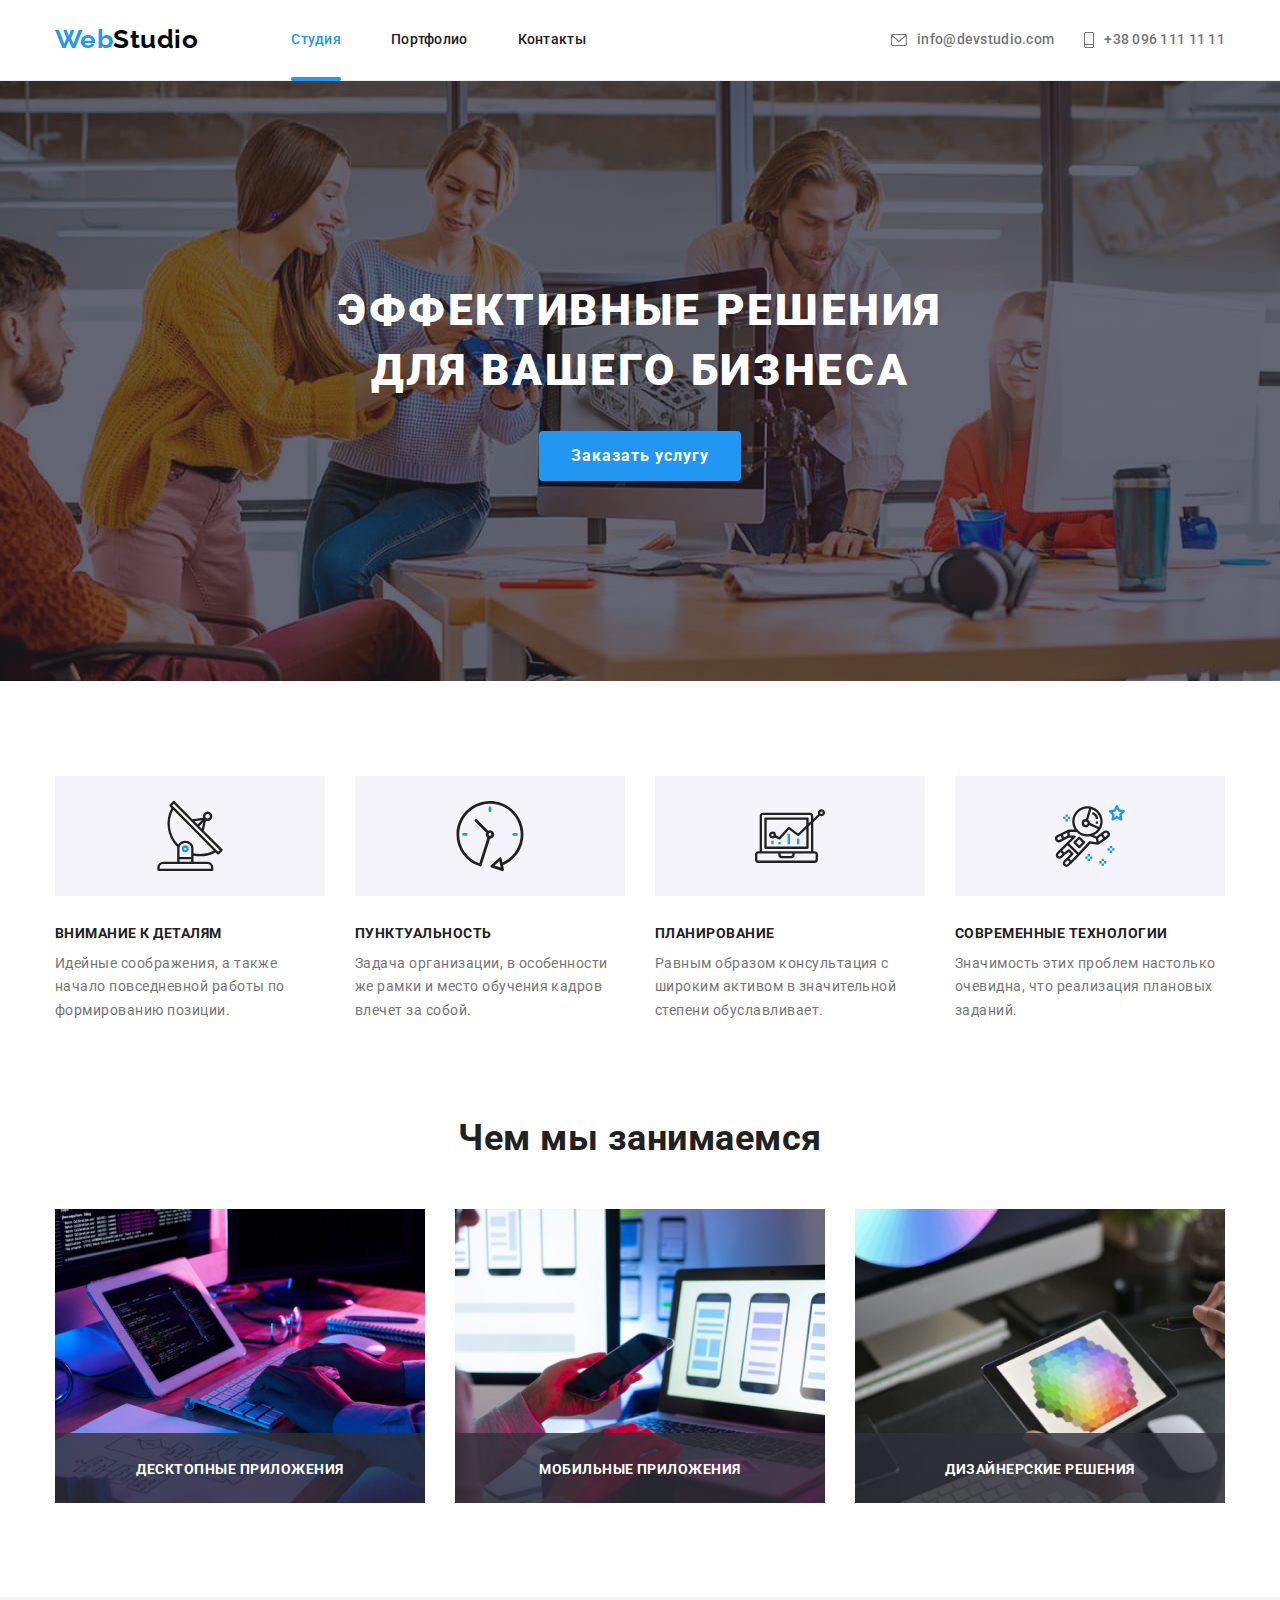
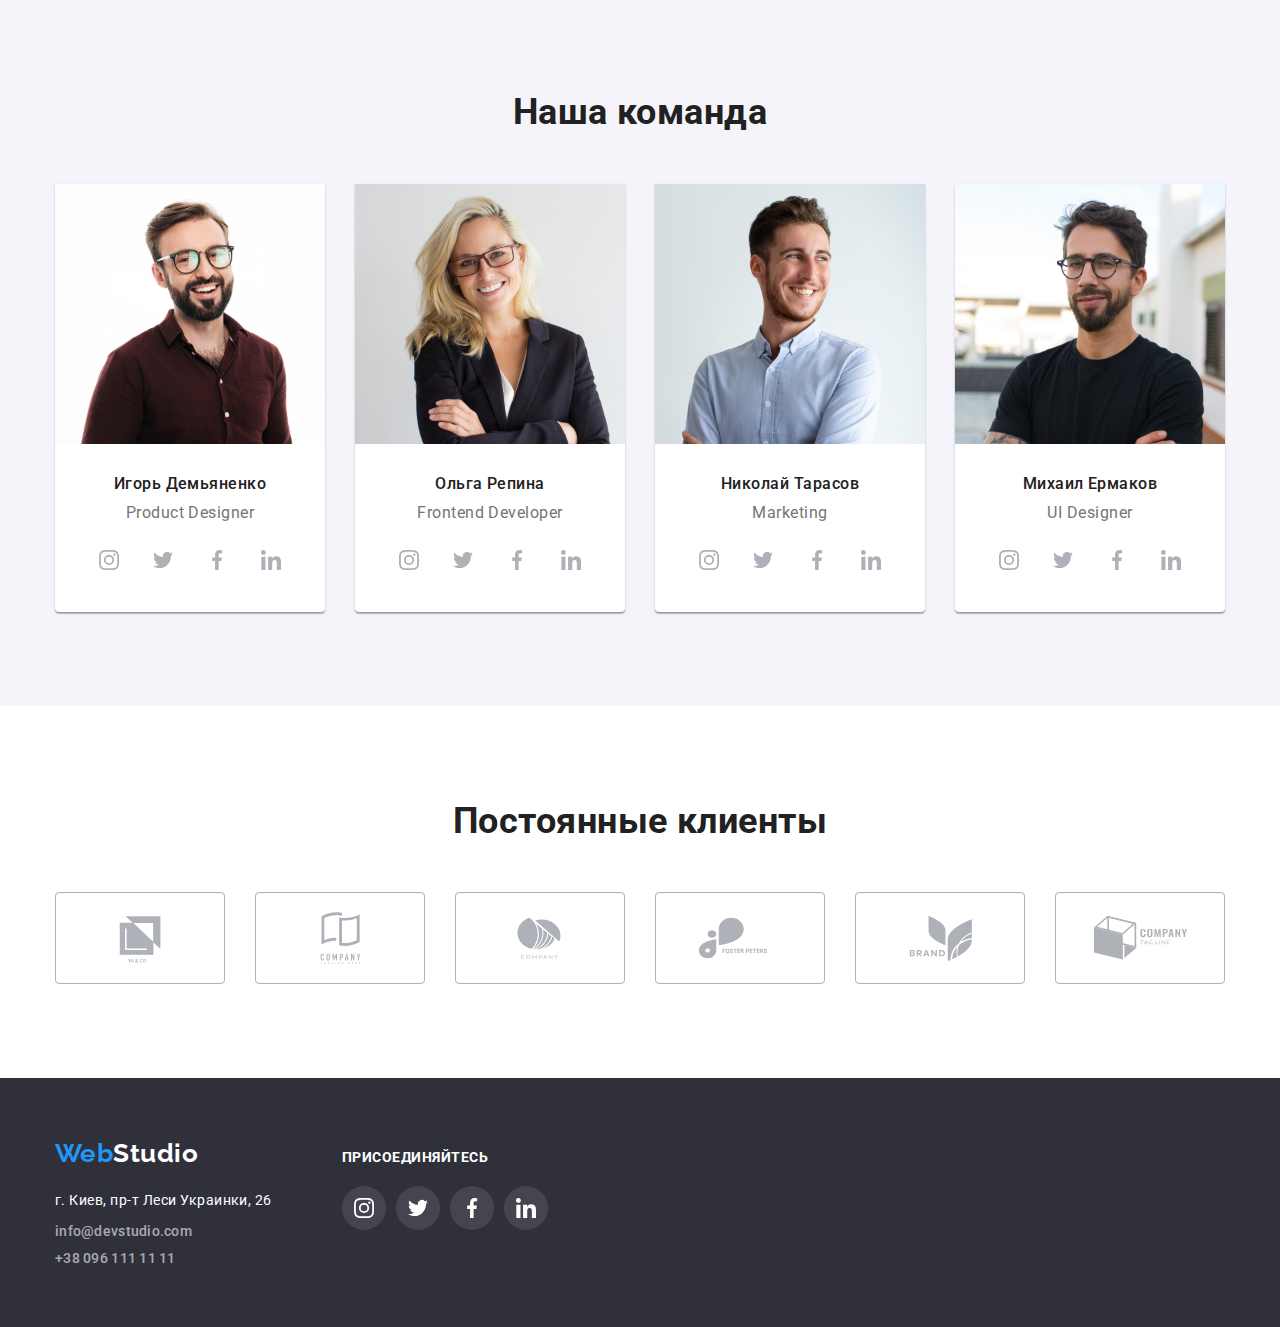
<file: index.html>
<!DOCTYPE html>
<html lang="ru">
<head>
    <meta charset="UTF-8">
    <meta http-equiv="X-UA-Compatible" content="IE=edge">
    <meta name="viewport" content="width=device-width, initial-scale=1.0">
    <title>WebStudio</title>
    <link rel="preconnect" href="https://fonts.gstatic.com">
    <link href="https://fonts.googleapis.com/css2?family=Raleway:wght@700&family=Roboto:wght@400;500;700;900&display=swap"
        rel="stylesheet">
    <link rel="stylesheet" href="https://cdnjs.cloudflare.com/ajax/libs/modern-normalize/1.0.0/modern-normalize.min.css">
    <link rel="stylesheet" href="./css/styles.css">
</head>
<body>
    <header class="header-border">
        <div class="container main-nav">
            <nav class="main-nav"> 
                <a href="./index.html" class="logo-header" lang="en"><span class="logo-firstpart">Web</span>Studio</a>
                <ul class="site-nav list">
                    <li class="list-item current"><a href="./index.html" class="navigation-link current">Студия</a></li>
                    <li class="list-item"><a href="./portfolio.html" class="navigation-link">Портфолио</a></li>
                    <li class="list-item"><a href="" class="navigation-link">Контакты</a></li>
                </ul>
            </nav>    
            <ul class="contacts list">
                <li class="contacts-item">
                    <a href="mailto:info@devstudio.com" class="navigation-link">
                        <svg class="envelope-icon">
                            <use href="./images/icons.svg#icon-envelope"></use>
                        </svg>
                        <span class="contacts-mail">info@devstudio.com</span> 
                    </a>
                </li>
                <li class="contacts-item contacts-tel">
                    <a href="tel:+380961111111" class="navigation-link">
                        <svg class="smartphone-icon">
                            <use href="./images/icons.svg#icon-smartphone"></use>
                        </svg>
                        <span class="contacts-envelope"></span>+38 096 111 11 11</span>
                    </a>
                </li>
            </ul>
        </div>
    </header>
    <main>
        <section class="section-hero">
            <div class="container">
            <h1 class="hero-title">эффективные решения <br> для вашего бизнеса</h1>  
            <button type="button" class="button" data-modal-open>Заказать услугу</button>
            <div class="backdrop is-hidden" data-modal>
                <div class="modal">
                    <button data-modal-close="" class="modal-button" type="button">
                        <svg class="closebutton-icon">
                            <use href="./images/icons.svg#icon-close"></use>
                        </svg>
                    </button>
                </div>
            </div>
            </div>
        </section>
        <section class="section-features">
            <div class="container features">
                <h2 class="hidden">Наши принципы</h2>
                <ul class="list features-list">
                    <li class="list-item-features icon-details">
                        <h3 class="features-item">Внимание к деталям</h3>
                        <p class="features-description">
                            Идейные соображения, а также начало повседневной работы по формированию позиции.
                        </p>
                    </li>
                    <li class="list-item-features icon-timemanagement">
                        <h3 class="features-item ">Пунктуальность</h3>
                        <p class="features-description">
                            Задача организации, в особенности же рамки и место обучения кадров влечет за собой.
                        </p>
                    </li>
                    <li class="list-item-features icon-planning">
                        <h3 class="features-item">Планирование</h3>
                        <p class="features-description">
                            Равным образом консультация с широким активом в значительной степени обуславливает.
                        </p>
                    </li>
                    <li class="list-item-features icon-technologies">
                        <h3 class="features-item">Современные технологии</h3>
                        <p class="features-description">
                            Значимость этих проблем настолько очевидна, что реализация плановых заданий.
                        </p>
                    </li>
                </ul>
            </div>
        </section>
        <section class="section-activities">
            <div class="container">
                <h2 class="activities-team-title">Чем мы занимаемся</h2>
                <ul class="activities list">
                    <li class="activities-item">
                        <img src="./images/box1.jpg" alt="печатаем" width="370px">
                        <div class="activities-text-bg">
                            <p class="activities-text">десктопные приложения</p>
                        </div>
                    </li>
                    <li class="activities-item">
                        <img src="./images/box2.jpg" alt="смотрим в телефон" width="370px">
                        <div class="activities-text-bg">
                            <p class="activities-text">мобильные приложения</p>
                        </div>
                    </li>
                    <li class="activities-item">
                        <img src="./images/box3.jpg" alt="пользуемся стилусом" width="370px">
                        <div class="activities-text-bg">
                            <p class="activities-text">дизайнерские решения</p>
                        </div>
                    </li>
                </ul>
            </div>
        </section>
        <section class="section-team">
            <div class="container">
                <h2 class="activities-team-title">Наша команда</h2>
                <ul class="team list">
                    <li class="team-item">                    
                        <img src="./images/igor.jpg" alt="портрет игоря демьяненко" width="270px">
                        <div class="team-description">
                            <h3 class="team-name">Игорь Демьяненко</h3>
                            <p class="profession" lang="en">Product Designer</p>
                            <ul class="list socialmedia">
                                <li class="link-item">
                                    <a href="" class="socialmedia-link">
                                        <svg class="socialmedia-icon">
                                            <use href="./images/icons.svg#icon-instagram"></use>
                                        </svg>
                                    </a>
                                </li>
                                <li class="link-item">
                                    <a href="" class="socialmedia-link">
                                        <svg class="socialmedia-icon">
                                            <use href="./images/icons.svg#icon-twitter"></use>
                                        </svg>
                                    </a>
                                </li>
                                <li class="link-item">
                                    <a href="" class="socialmedia-link">
                                        <svg class="socialmedia-icon">
                                            <use href="./images/icons.svg#icon-facebook"></use>
                                        </svg>
                                    </a>
                                </li>
                                <li class="link-item">
                                    <a href="" class="socialmedia-link">
                                        <svg class="socialmedia-icon">
                                            <use href="./images/icons.svg#icon-linkedin"></use>
                                        </svg>
                                    </a>
                                </li>
                            </ul>
                        </div>                   
                    </li>
                    <li class="team-item">
                        <img src="./images/olga.jpg" alt="портрет ольги репиной" width="270px">
                        <div class="team-description">
                            <h3 class="team-name">Ольга Репина</h3>
                            <p class="profession" lang="en">Frontend Developer</p>
                            <ul class="list socialmedia">
                                <li class="link-item">
                                    <a href="" class="socialmedia-link">
                                        <svg class="socialmedia-icon">
                                            <use href="./images/icons.svg#icon-instagram"></use>
                                        </svg>
                                    </a>
                                </li>
                                <li class="link-item">
                                    <a href="" class="socialmedia-link">
                                        <svg class="socialmedia-icon">
                                            <use href="./images/icons.svg#icon-twitter"></use>
                                        </svg>
                                    </a>
                                </li>
                                <li class="link-item">
                                    <a href="" class="socialmedia-link">
                                        <svg class="socialmedia-icon">
                                            <use href="./images/icons.svg#icon-facebook"></use>
                                        </svg>
                                    </a>
                                </li>
                                <li class="link-item">
                                    <a href="" class="socialmedia-link">
                                        <svg class="socialmedia-icon">
                                            <use href="./images/icons.svg#icon-linkedin"></use>
                                        </svg>
                                    </a>
                                </li>
                            </ul>
                        </div>                   
                    </li>
                    <li class="team-item">
                        <img src="./images/nikolay.jpg" alt="портрет николая тарасова" width="270px">
                        <div class="team-description">
                            <h3 class="team-name">Николай Тарасов</h3>
                            <p class="profession" lang="en">Marketing</p>
                            <ul class="list socialmedia">
                                <li class="link-item">
                                    <a href="" class="socialmedia-link">
                                        <svg class="socialmedia-icon">
                                            <use href="./images/icons.svg#icon-instagram"></use>
                                        </svg>
                                    </a>
                                </li>
                                <li class="link-item">
                                    <a href="" class="socialmedia-link">
                                        <svg class="socialmedia-icon">
                                            <use href="./images/icons.svg#icon-twitter"></use>
                                        </svg>
                                    </a>
                                </li>
                                <li class="link-item">
                                    <a href="" class="socialmedia-link">
                                        <svg class="socialmedia-icon">
                                            <use href="./images/icons.svg#icon-facebook"></use>
                                        </svg>
                                    </a>
                                </li>
                                <li class="link-item">
                                    <a href="" class="socialmedia-link">
                                        <svg class="socialmedia-icon">
                                            <use href="./images/icons.svg#icon-linkedin"></use>
                                        </svg>
                                    </a>
                                </li>
                            </ul>
                        </div>                    
                    </li>
                    <li class="team-item">
                        <img src="./images/mixail.jpg" alt="портрет михаила ермакова" width="270px">
                        <div class="team-description">
                            <h3 class="team-name">Михаил Ермаков</h3>
                            <p class="profession" lang="en">UI Designer</p>
                            <ul class="list socialmedia">
                                <li class="link-item">
                                    <a href="" class="socialmedia-link">
                                        <svg class="socialmedia-icon">
                                            <use href="./images/icons.svg#icon-instagram"></use>
                                        </svg>
                                    </a>
                                </li>
                                <li class="link-item">
                                    <a href="" class="socialmedia-link">
                                        <svg class="socialmedia-icon">
                                            <use href="./images/icons.svg#icon-twitter"></use>
                                        </svg>
                                    </a>
                                </li>
                                <li class="link-item">
                                    <a href="" class="socialmedia-link">
                                        <svg class="socialmedia-icon">
                                            <use href="./images/icons.svg#icon-facebook"></use>
                                        </svg>
                                    </a>
                                </li>
                                <li class="link-item">
                                    <a href="" class="socialmedia-link">
                                        <svg class="socialmedia-icon">
                                            <use href="./images/icons.svg#icon-linkedin"></use>
                                        </svg>
                                    </a>
                                </li>
                            </ul>
                        </div>                    
                    </li>
                </ul>
            </div>
        </section>  
        <section class="section-clients">
            <div class="container clients">
                <h2 class="clients-title">Постоянные клиенты</h2>
                <ul class="list clients-list">
                    <li class="clients-item">
                        <a href="" class="clients-link">
                            <svg class="clients-icon">
                                <use href="./images/icons.svg#icon-client"></use>
                            </svg>
                        </a>
                    </li>
                    <li class="clients-item">
                        <a href="" class="clients-link">
                            <svg class="clients-icon">
                                <use href="./images/icons.svg#icon-client1"></use>
                            </svg>
                        </a>
                    </li>
                    <li class="clients-item">
                        <a href="" class="clients-link">
                            <svg class="clients-icon">
                                <use href="./images/icons.svg#icon-client2"></use>
                            </svg>
                        </a>
                    </li>
                    <li class="clients-item">
                        <a href="" class="clients-link">
                            <svg class="clients-icon">
                                <use href="./images/icons.svg#icon-client3"></use>
                            </svg>
                        </a>
                    </li>
                    <li class="clients-item">
                        <a href="" class="clients-link">
                            <svg class="clients-icon">
                                <use href="./images/icons.svg#icon-client4"></use>
                            </svg>
                        </a>
                    </li>
                    <li class="clients-item">
                        <a href="" class="clients-link">
                            <svg class="clients-icon">
                                <use href="./images/icons.svg#icon-client5"></use>
                            </svg>
                        </a>
                    </li>
                </ul>
            </div>
        </section>     
    </main>
    <footer>
        <div class="container footer-sizing">
            <div>
                <a href="./index.html" class="logo-footer" lang="en"><span class="logo-firstpart">Web</span>Studio</a>
                <address>
                    <ul class="address list">
                        <li class="footer-item">
                            <p class="address-item">г. Киев, пр-т Леси Украинки, 26</p>
                        </li>
                        <li class="footer-item">
                            <a class="footer-contacts" href="mailto:info@devstudio.com">info@devstudio.com</a>
                        </li>
                        <li class="footer-item">
                            <a class="footer-contacts" href="tel:+380961111111">+38 096 111 11 11</a>
                        </li>
                    </ul>    
                </address>
            </div>   
            <div class="join">
                <h3 class="join-title">
                    присоединяйтесь
                </h3>
                <ul class="list socialmedia">
                    <li class="link-item">
                        <a href="" class="socialmedia-link">
                            <svg class="socialmedia-icon">
                                <use href="./images/icons.svg#icon-instagram"></use>
                            </svg>
                        </a>
                    </li>
                    <li class="link-item">
                        <a href="" class="socialmedia-link">
                            <svg class="socialmedia-icon">
                                <use href="./images/icons.svg#icon-twitter"></use>
                            </svg>
                        </a>
                    </li>
                    <li class="link-item">
                        <a href="" class="socialmedia-link">
                            <svg class="socialmedia-icon">
                                <use href="./images/icons.svg#icon-facebook"></use>
                            </svg>
                        </a>
                    </li>
                    <li class="link-item">
                        <a href="" class="socialmedia-link">
                            <svg class="socialmedia-icon">
                                <use href="./images/icons.svg#icon-linkedin"></use>
                            </svg>
                        </a>
                    </li>
                </ul>
            </div>
        </div>
    </footer>
    <script src="./js/modal.js"></script>
</body>
</html>
</file>
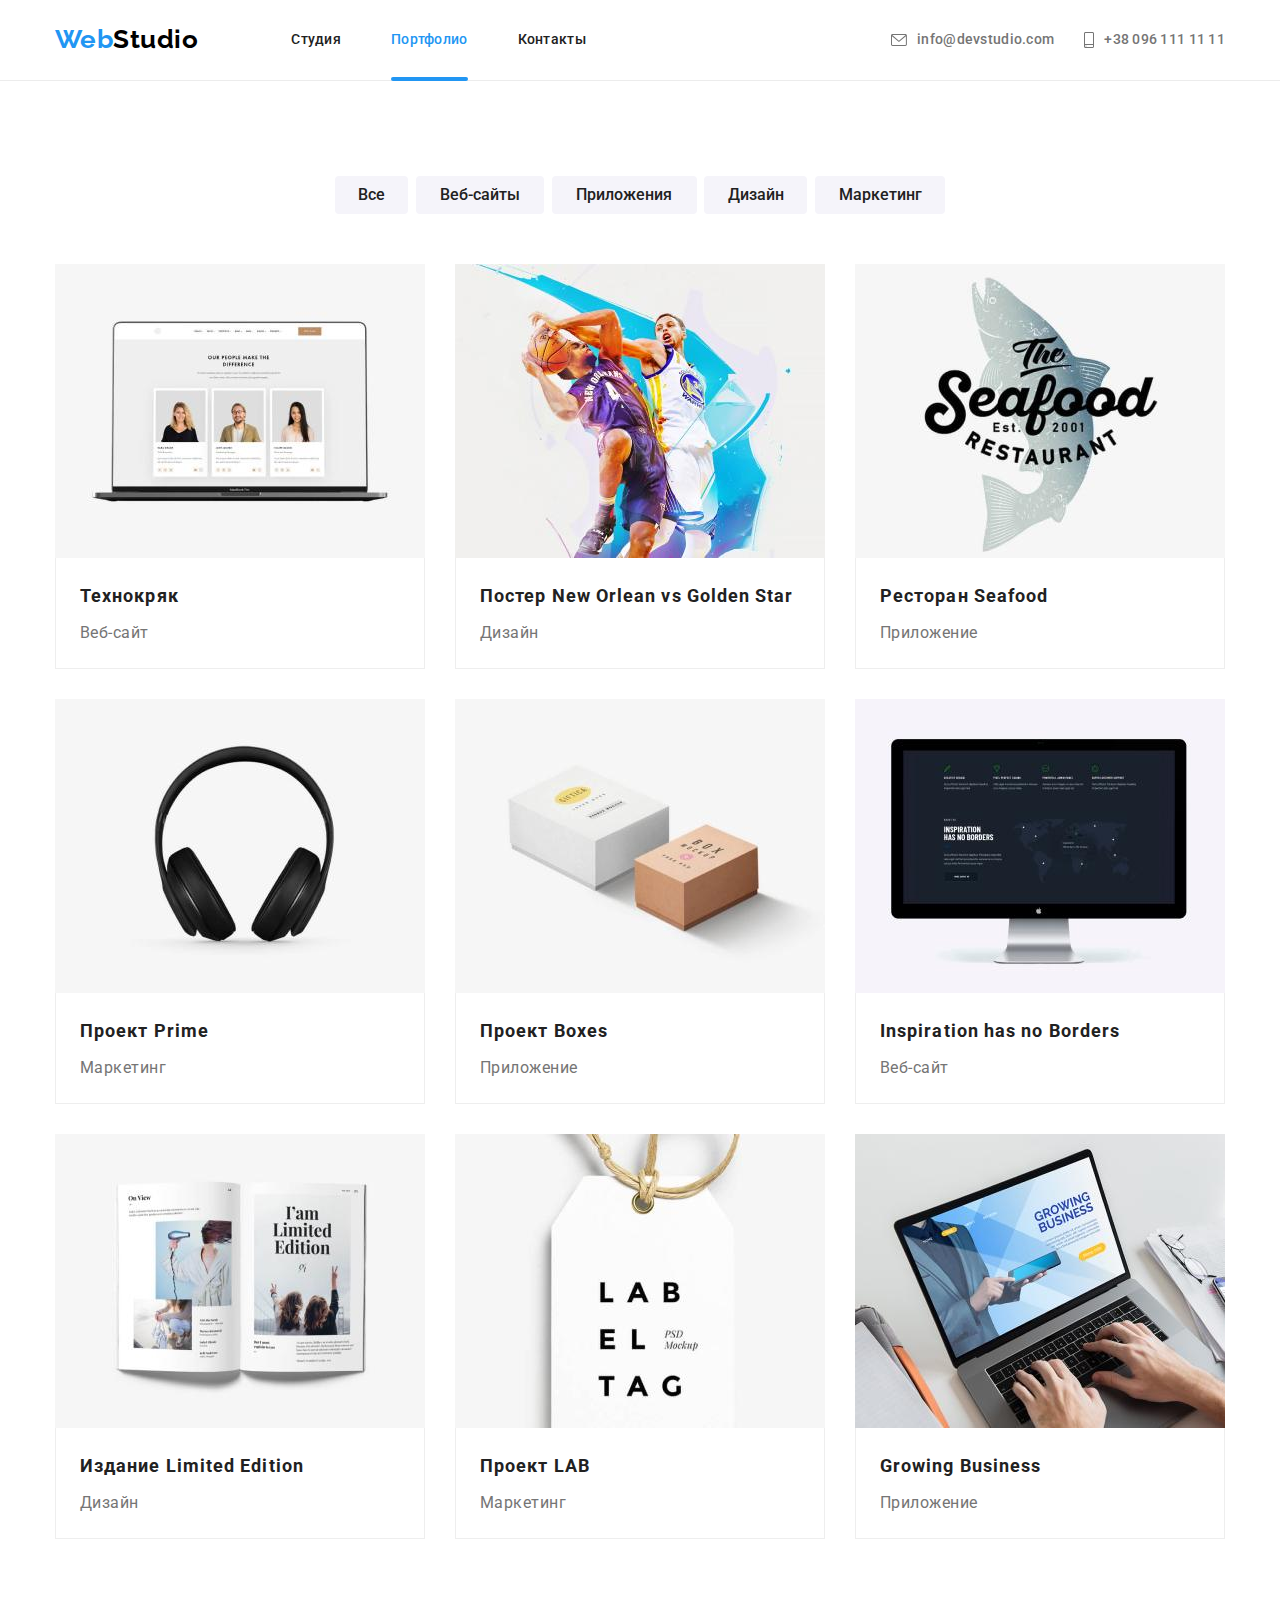
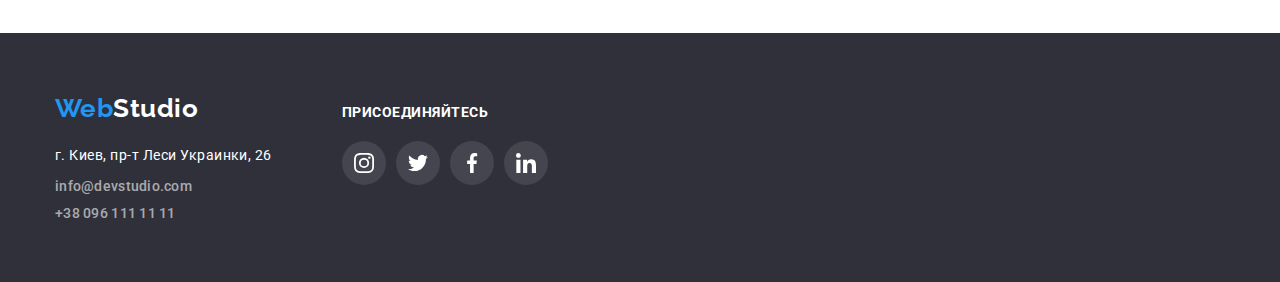
<file: portfolio.html>
<!DOCTYPE html>
<html lang="ru">
<head>
    <meta charset="UTF-8">
    <meta http-equiv="X-UA-Compatible" content="IE=edge">
    <meta name="viewport" content="width=device-width, initial-scale=1.0">
    <title>Портфолио WebStudio</title>
    <link rel="preconnect" href="https://fonts.gstatic.com">
    <link href="https://fonts.googleapis.com/css2?family=Raleway:wght@700&family=Roboto:wght@400;500;700&display=swap"
        rel="stylesheet">
    <link rel="stylesheet" href="https://cdnjs.cloudflare.com/ajax/libs/modern-normalize/1.0.0/modern-normalize.min.css">
    <link rel="stylesheet" href="./css/styles.css">
</head>
<body>
    <header class="header-border">
        <div class="container main-nav">
            <nav class="main-nav">
                <a href="./index.html" class="logo-header" lang="en"><span class="logo-firstpart">Web</span>Studio</a>
                <ul class="site-nav list">
                    <li class="list-item"><a href="./index.html" class="navigation-link">Студия</a></li>
                    <li class="list-item current"><a href="./portfolio.html" class="navigation-link current">Портфолио</a></li>
                    <li class="list-item"><a href="" class="navigation-link">Контакты</a></li>
                </ul>
            </nav>
            <ul class="contacts list">
                <li class="contacts-item">
                    <a href="mailto:info@devstudio.com" class="navigation-link">
                        <svg class="envelope-icon">
                            <use href="./images/icons.svg#icon-envelope"></use>
                        </svg>
                        <span class="contacts-mail">info@devstudio.com</span>
                    </a>
                </li>
                <li class="contacts-item contacts-tel">
                    <a href="tel:+380961111111" class="navigation-link">
                        <svg class="smartphone-icon">
                            <use href="./images/icons.svg#icon-smartphone"></use>
                        </svg>
                        <span class="contacts-envelope"></span>+38 096 111 11 11</span>
                    </a>
                </li>
            </ul>
        </div>
    </header>
    <main>
        <section>
            <div class="container examples-section">
                <h1 class="hidden">Каталог работ</h1>
                <ul class="catalog list">
                    <li class="catalog-item">
                        <button class="catalog-button button-one" type="button">Все</button>
                    </li>
                    <li class="catalog-item">
                        <button class="catalog-button button-two" type="button">Веб-сайты</button>
                    </li>
                    <li class="catalog-item">
                        <button class="catalog-button button-three" type="button">Приложения</button>
                    </li>
                    <li class="catalog-item">
                        <button class="catalog-button button-four" type="button">Дизайн</button>
                    </li>
                    <li class="catalog-item">
                        <button class="catalog-button button-five" type="button">Маркетинг</button>
                    </li>
                </ul>
                <ul class="examples list">
                    <li class="examples-item">
                        <div class="examples-thumb">
                            <img src="./images/website.jpg" alt="пример работы веб сайт технокряк">
                            <div class="examples-text-bg">
                                <p class="examples-text">
                                    Технокряк это современная площадка распространения коронавируса. Компании используют эту платформу для цифрового
                                    шпионажа и атак на защищённые сервера конкурентов.
                                </p>
                            </div>
                        </div>
                        <div class="examples-dscr">
                            <h2 class="examples-title">Технокряк</h2>
                            <p class="item">Веб-сайт</p>
                        </div>
                    </li>
                    <li class="examples-item">
                        <div class="examples-thumb">
                            <img src="./images/design.jpg" alt="пример работы постер баскетбол">
                            <div class="examples-text-bg">
                                <p class="examples-text">
                                    Технокряк это современная площадка распространения коронавируса. Компании используют эту платформу для
                                    цифрового
                                    шпионажа и атак на защищённые сервера конкурентов.
                                </p>
                            </div>
                        </div>
                        <div class="examples-dscr">
                            <h2 class="examples-title">Постер New Orlean vs Golden Star</h2>
                            <p class="item">Дизайн</p>
                        </div>
                    </li>
                    <li class="examples-item">
                        <div class="examples-thumb">
                            <img src="./images/application.jpg" alt="пример работы приложение seafood ресторан">
                            <div class="examples-text-bg">
                                <p class="examples-text">
                                    Технокряк это современная площадка распространения коронавируса. Компании используют эту платформу для
                                    цифрового
                                    шпионажа и атак на защищённые сервера конкурентов.
                                </p>
                            </div>
                        </div>
                        <div class="examples-dscr">
                            <h2 class="examples-title">Ресторан Seafood</h2>
                            <p class="item">Приложение</p>
                        </div>
                    </li>
                    <li class="examples-item">
                        <div class="examples-thumb">
                            <img src="./images/marketing.jpg" alt="пример работы проект prime">
                            <div class="examples-text-bg">
                                <p class="examples-text">
                                    Технокряк это современная площадка распространения коронавируса. Компании используют эту платформу для
                                    цифрового
                                    шпионажа и атак на защищённые сервера конкурентов.
                                </p>
                            </div>
                        </div>
                        <div class="examples-dscr">
                            <h2 class="examples-title">Проект Prime</h2>
                            <p class="item">Маркетинг</p>
                        </div>
                    </li>
                    <li class="examples-item">
                        <div class="examples-thumb">
                            <img src="./images/application1.jpg" alt="пример работы приложение boxes">
                            <div class="examples-text-bg">
                                <p class="examples-text">
                                    Технокряк это современная площадка распространения коронавируса. Компании используют эту платформу для
                                    цифрового
                                    шпионажа и атак на защищённые сервера конкурентов.
                                </p>
                            </div>
                        </div>
                        <div class="examples-dscr">
                            <h2 class="examples-title">Проект Boxes</h2>
                            <p class="item">Приложение</p>
                        </div>
                    </li>
                    <li class="examples-item">
                        <div class="examples-thumb">
                            <img src="./images/website1.jpg" alt="пример работы вебсайт inspiration">
                            <div class="examples-text-bg">
                                <p class="examples-text">
                                    Технокряк это современная площадка распространения коронавируса. Компании используют эту платформу для
                                    цифрового
                                    шпионажа и атак на защищённые сервера конкурентов.
                                </p>
                            </div>
                        </div>
                        <div class="examples-dscr">
                            <h2 class="examples-title">Inspiration has no Borders</h2>
                            <p class="item">Веб-сайт</p>
                        </div>
                    </li>
                    <li class="examples-item">
                        <div class="examples-thumb">
                            <img src="./images/design1.jpg" alt="пример работы дизайн издания">
                            <div class="examples-text-bg">
                                <p class="examples-text">
                                    Технокряк это современная площадка распространения коронавируса. Компании используют эту платформу для
                                    цифрового
                                    шпионажа и атак на защищённые сервера конкурентов.
                                </p>
                            </div>
                        </div>
                        <div class="examples-dscr">
                            <h2 class="examples-title">Издание Limited Edition</h2>
                            <p class="item">Дизайн</p>
                        </div>
                    </li>
                    <li class="examples-item">
                        <div class="examples-thumb">
                            <img src="./images/marketing1.jpg" alt="пример работы проект lab">
                            <div class="examples-text-bg">
                                <p class="examples-text">
                                    Технокряк это современная площадка распространения коронавируса. Компании используют эту платформу для
                                    цифрового
                                    шпионажа и атак на защищённые сервера конкурентов.
                                </p>
                            </div>
                        </div>
                        <div class="examples-dscr">
                            <h2 class="examples-title">Проект LAB</h2>
                            <p class="item">Маркетинг</p>
                        </div>
                    </li>
                    <li class="examples-item">
                        <div class="examples-thumb">
                            <img src="./images/application2.jpg" alt="пример работы приложение growing business">
                            <div class="examples-text-bg">
                                <p class="examples-text">
                                    Технокряк это современная площадка распространения коронавируса. Компании используют эту платформу для
                                    цифрового
                                    шпионажа и атак на защищённые сервера конкурентов.
                                </p>
                            </div>
                        </div>
                        <div class="examples-dscr">
                            <h2 class="examples-title">Growing Business</h2>
                            <p class="item">Приложение</p>
                        </div>
                    </li>
                </ul>
            </div>
        </section>
    </main>
    <footer>
        <div class="container footer-sizing">
            <div>
                <a href="./index.html" class="logo-footer" lang="en"><span class="logo-firstpart">Web</span>Studio</a>
                <address>
                    <ul class="address list">
                        <li class="footer-item">
                            <p class="address-item">г. Киев, пр-т Леси Украинки, 26</p>
                        </li>
                        <li class="footer-item">
                            <a class="footer-contacts" href="mailto:info@devstudio.com">info@devstudio.com</a>
                        </li>
                        <li class="footer-item">
                            <a class="footer-contacts" href="tel:+380961111111">+38 096 111 11 11</a>
                        </li>
                    </ul>
                </address>
            </div>
            <div class="join">
                <h3 class="join-title">
                    присоединяйтесь
                </h3>
                <ul class="list socialmedia">
                    <li class="link-item">
                        <a href="" class="socialmedia-link">
                            <svg class="socialmedia-icon">
                                <use href="./images/icons.svg#icon-instagram"></use>
                            </svg>
                        </a>
                    </li>
                    <li class="link-item">
                        <a href="" class="socialmedia-link">
                            <svg class="socialmedia-icon">
                                <use href="./images/icons.svg#icon-twitter"></use>
                            </svg>
                        </a>
                    </li>
                    <li class="link-item">
                        <a href="" class="socialmedia-link">
                            <svg class="socialmedia-icon">
                                <use href="./images/icons.svg#icon-facebook"></use>
                            </svg>
                        </a>
                    </li>
                    <li class="link-item">
                        <a href="" class="socialmedia-link">
                            <svg class="socialmedia-icon">
                                <use href="./images/icons.svg#icon-linkedin"></use>
                            </svg>
                        </a>
                    </li>
                </ul>
            </div>
        </div>
    </footer>
</body>
</html>
</file>
<file: css/styles.css>
/* стили для index.html */
/* common */
:root {
  --primary-text-color: #757575;
  --secondary-text-color: #ffffff;
  --primary-logo-text-color: #000000;
  --title-text-color: #212121;
  --accent-color: #2196f3;
  --primary-background-color: #ffffff;
  --secondary-background-color: #2f303a;
  --additional-background-color: #f5f4fa;
  --primary-border-color: #ececec;
  --secondary-border-color: #eeeeee;
  --main-icons-color: #afb1b8;
}
body {
  background-color: var(--primary-background-color);
  color: var(--primary-text-color);
  font-family: Roboto, sans-serif;
  letter-spacing: 0.03em;

  margin: 0 auto;
}
img {
  display: block;
}

.container {
  width: 1200px;
  padding-left: 15px;
  padding-right: 15px;
  margin: 0 auto;
}

.list {
  list-style: none;
  padding: 0px;
  margin: 0px;
}

/* header */
.header-border {
  border-bottom: 1px solid var(--primary-border-color);
}
.main-nav {
  display: flex;
  align-items: center;
}

.logo-header {
  text-decoration: none;

  font-family: Raleway;
  font-weight: 700;
  font-size: 26px;
  line-height: 1.19;
  color: var(--primary-logo-text-color);
  display: inline-block;
  margin: 24px 0 25px 0;
}
.logo-firstpart {
  color: var(--accent-color);
}
.site-nav,
.contacts {
  display: flex;
}
.site-nav {
  margin-left: 93px;
  height: 48px;
  margin-top: 32px;
}
.list-item + .list-item {
  margin-left: 50px;
}

.current.list-item:after {
  display: block;
  content: '';
  margin-top: 29px;
  height: 4px;
  background-color: var(--accent-color);
  border-radius: 2px;
}

.contacts-item {
  display: flex;
}
.envelope-icon {
  width: 16px;
  height: 12px;
}
.contacts-tel {
  margin-left: 30px;
}
.smartphone-icon {
  width: 10px;
  height: 16px;
}
.contacts-mail,
.contacts-envelope {
  margin-left: 10px;
}
.navigation-link {
  text-decoration: none;
  fill: var(--primary-text-color);
  font-weight: 500;
  font-size: 14px;
  line-height: 1.14;
  letter-spacing: 0.02em;
  color: var(--title-text-color);
  display: flex;
  align-items: center;
  height: 16px;

  transition: color 250ms cubic-bezier(0.4, 0, 0.2, 1);
}
.site-nav .navigation-link:hover,
.site-nav .navigation-link:focus {
  color: var(--accent-color);
}
.site-nav .navigation-link.current {
  color: var(--accent-color);
}
.contacts .navigation-link {
  color: var(--primary-text-color);

  transition: color 250ms cubic-bezier(0.4, 0, 0.2, 1), fill 250ms cubic-bezier(0.4, 0, 0.2, 1);
}
.contacts {
  margin-left: auto;
}
.contacts .navigation-link:hover,
.contacts .navigation-link:focus {
  color: var(--accent-color);
  fill: var(--accent-color);
}
.backdrop {
  position: fixed;
  top: 0;
  left: 0;
  width: 100%;
  height: 100%;
  background-color: rgba(0, 0, 0, 0.2);
  opacity: 1;

  transition: opacity 250ms cubic-bezier(0.4, 0, 0.2, 1);
}
.backdrop.is-hidden {
  opacity: 0;
  pointer-events: none;
}
.backdrop.is-hidden .modal {
  transform: translate(-50%, -50%) scale(0.1);
  opacity: 0;
}
.modal {
  position: absolute;
  top: 50%;
  left: 50%;
  transform: translate(-50%, -50%) scale(1);
  opacity: 1;
  width: 528px;
  height: 581px;
  background-color: var(--primary-background-color);
  box-shadow: 0px 1px 3px rgba(0, 0, 0, 0.12), 0px 1px 1px rgba(0, 0, 0, 0.14),
    0px 2px 1px rgba(0, 0, 0, 0.2);
  border-radius: 4px;

  transition: transform 250ms cubic-bezier(0.4, 0, 0.2, 1),
    opacity 250ms cubic-bezier(0.4, 0, 0.2, 1);
}
.modal-button {
  display: inline-flex;
  margin-left: 490px;
  margin-top: 8px;
  width: 30px;
  height: 30px;
  border-radius: 50%;
  padding: 5px;
  border: 1px solid rgba(0, 0, 0, 0.1);
  cursor: pointer;
  background-color: #ffffff;
  fill: var(--primary-logo-text-color);
}
.closebutton-icon {
  width: 18px;
  height: 18px;
}

/* main-hero */
.section-hero {
  background-color: var(--secondary-background-color);
  margin: 0 0 94px 0;
  padding: 200px 0;
  background-image: linear-gradient(to right, rgba(47, 48, 58, 0.4), rgba(47, 48, 58, 0.4)),
    url(../images/hero.jpg);
  background-repeat: no-repeat;
  background-position: center;
}
.hero-title {
  font-weight: 900;
  font-size: 44px;
  line-height: 1.36;
  text-align: center;
  letter-spacing: 0.06em;
  text-transform: uppercase;
  color: var(--secondary-text-color);

  margin-top: 0px;
  margin-bottom: 30px;
}
.button {
  font-family: inherit;
  font-weight: 700;
  font-size: 16px;
  line-height: 1.87;
  display: flex;
  letter-spacing: 0.06em;
  background-color: var(--accent-color);
  color: var(--secondary-text-color);
  cursor: pointer;

  border-radius: 4px;
  padding: 10px 32px;
  border: 1px transparent;
  margin: auto;
}

/* main-features */
.section-features {
  margin: 0 0 94px 0;
}
.hidden {
  overflow: hidden;
  width: 1px;
  height: 1px;
  opacity: 0;

  padding: 0px;
  margin: 0px;
}
.features-list {
  display: flex;
}
.list-item-features {
  width: 270px;
}
.list-item-features::before {
  display: block;
  content: '';
  height: 120px;
  background-color: #f5f4fa;
  background-repeat: no-repeat;
  background-position: center;
  margin-bottom: 30px;
}
.icon-details::before {
  background-image: url(../images/antenna.svg);
}
.icon-timemanagement::before {
  background-image: url(../images/clock.svg);
}
.icon-planning::before {
  background-image: url(../images/diagram.svg);
}
.icon-technologies::before {
  background-image: url(../images/astronaut.svg);
}
.list-item-features + .list-item-features {
  margin-left: 30px;
}
.features-item {
  font-size: 14px;
  line-height: 1.14;
  text-transform: uppercase;
  color: var(--title-text-color);

  margin: 0 0 10px 0;
  padding: 0px;
}
.features-description {
  font-size: 14px;
  line-height: 1.71;

  margin: 0px;
  padding: 0px;
}
/* main-activities */
.section-activities {
  margin: 0 0 94px 0;
}
.activities {
  display: flex;
}
.activities-item + .activities-item {
  margin-left: 30px;
}
.activities-item {
  position: relative;
  z-index: -1;
}
.activities-text-bg {
  width: 370px;
  height: 70px;
  padding: 27px 0 27px 0;
  background-color: rgba(47, 48, 58, 0.8);
  position: absolute;
  bottom: 0;
}
.activities-text {
  margin: 0;
  text-align: center;
  text-transform: uppercase;
  color: var(--secondary-text-color);
  font-weight: 700;
  font-size: 14px;
  line-height: 1.42;
}
.activities-team-title {
  font-size: 36px;
  line-height: 1.17;
  text-align: center;
  color: var(--title-text-color);

  margin: 0 0 50px 0;
}

/* main-our-team */
.section-team {
  background-color: var(--additional-background-color);
  padding: 94px 0;
  margin-bottom: 94px;
}
.team {
  background-color: var(--primary-background-color);
  width: 270px;
  display: flex;
}
.team-item {
  box-shadow: 0px 1px 3px rgba(0, 0, 0, 0.12), 0px 1px 1px rgba(0, 0, 0, 0.14),
    0px 2px 1px rgba(0, 0, 0, 0.2);
  border-radius: 0px 0px 4px 4px;
}

.team-item {
  background-color: var(--primary-background-color);
}
.team-item + .team-item {
  margin-left: 30px;
}
.team-description {
  margin: 30px auto;
}
.team-name {
  font-weight: 500;
  font-size: 16px;
  line-height: 1.19;
  text-align: center;
  color: var(--title-text-color);

  margin: 0 0 10px 0;
}
.profession {
  font-size: 16px;
  line-height: 1.19;
  text-align: center;

  margin: 0 0 16px 0;
}
.socialmedia {
  display: flex;
  justify-content: center;
}
.link-item {
  display: inline-flex;
}
.socialmedia-link {
  width: 44px;
  height: 44px;
  border-radius: 50%;
  padding: 12px 12px 12px 12px;
  fill: var(--main-icons-color);

  transition: background-color 250ms cubic-bezier(0.4, 0, 0.2, 1),
    fill 250ms cubic-bezier(0.4, 0, 0.2, 1);
}
.socialmedia-link:hover {
  background-color: var(--accent-color);
  fill: var(--secondary-text-color);
}

.link-item + .link-item {
  margin-left: 10px;
}
.socialmedia-icon {
  width: 20px;
  height: 20px;
}
/* Clients */

.section-clients {
  margin-bottom: 94px;
}

.clients-title {
  margin: 0 0 50px 0;
  font-size: 36px;
  line-height: 1.17;
  text-align: center;
  color: var(--title-text-color);
}
.clients-list {
  display: flex;
}
.clients-item + .clients-item {
  margin-left: 30px;
}

.clients-link {
  display: inline-block;
  width: 170px;
  height: 92px;
  padding: 16px 32px;
  border: 1px solid var(--main-icons-color);
  border-radius: 4px;
  fill: var(--main-icons-color);

  transition: border 250ms cubic-bezier(0.4, 0, 0.2, 1), fill 250ms cubic-bezier(0.4, 0, 0.2, 1);
}
.clients-link:hover {
  border: 1px solid var(--accent-color);
  fill: var(--accent-color);
}
.clients-icon {
  width: 106px;
  height: 60px;
}

/* footer */
footer {
  background-color: var(--secondary-background-color);
}
.logo-footer {
  text-decoration: none;
  font-family: Raleway;
  font-weight: 700;
  font-size: 26px;
  line-height: 1.19;
  color: var(--secondary-text-color);
}
.footer-item + .footer-item {
  margin-top: 9px;
}
.address-item {
  font-style: normal;
  font-size: 14px;
  line-height: 1.71;
  color: var(--secondary-text-color);
  margin: 0px;
}
.footer-contacts {
  text-decoration: none;
  font-style: normal;
  font-weight: 500;
  font-size: 14px;
  line-height: 1.14;
  letter-spacing: 0.02em;
  color: rgba(255, 255, 255, 0.6);

  transition: color 250ms cubic-bezier(0.4, 0, 0.2, 1);
}
.footer-contacts:hover,
.footer-contacts:focus {
  color: var(--accent-color);
}

.footer-sizing {
  padding-top: 60px;
  padding-bottom: 60px;
  display: flex;
}
.logo-footer {
  display: inline-block;
  margin-bottom: 20px;
}
.join {
  padding-top: 12px;
  margin-left: 70px;
}
.join-title {
  font-size: 14px;
  line-height: 1.14;
  text-transform: uppercase;
  color: var(--secondary-text-color);

  padding: 0;
  margin: 0 0 20px 0;
}
.join .socialmedia-link {
  background-color: rgba(255, 255, 255, 0.1);
  fill: var(--secondary-text-color);

  transition: background-color 250ms cubic-bezier(0.4, 0, 0.2, 1);
}
.join .socialmedia-link:hover {
  background-color: var(--accent-color);
}

/* стили для portfolio.html */

/* catalog buttons */
.catalog {
  display: flex;
  margin: 0 280px 34px 280px;
  padding-bottom: 16px;
  justify-content: space-between;
}
.catalog-button {
  background-color: var(--additional-background-color);
  font-family: inherit;
  font-weight: 500;
  font-size: 16px;
  line-height: 1.62;
  color: var(--title-text-color);
  cursor: pointer;

  border-radius: 4px;
  padding: 6px 22px;
  border: 1px transparent;
  height: 38px;

  transition: box-shadow 250ms cubic-bezier(0.4, 0, 0.2, 1),
    background-color 250ms cubic-bezier(0.4, 0, 0.2, 1), color 250ms cubic-bezier(0.4, 0, 0.2, 1);
}

.catalog-button:hover,
.catalog-button:focus,
.catalog-button:active {
  background-color: var(--accent-color);
  color: var(--secondary-text-color);
  box-shadow: 0px 3px 1px rgba(0, 0, 0, 0.1), 0px 1px 2px rgba(0, 0, 0, 0.08),
    0px 2px 2px rgba(0, 0, 0, 0.12);
}

.button-one {
  min-width: 73px;
}
.button-two {
  min-width: 128px;
}
.button-three {
  min-width: 145px;
}
.button-four {
  min-width: 103px;
}
.button-five {
  min-width: 130px;
}

/* examples */
.examples-section {
  margin: 94px auto;
}
.examples {
  display: flex;
  flex-wrap: wrap;
  margin-left: -30px;
  margin-top: -30px;
}
.examples-item {
  margin-left: 30px;
  margin-top: 30px;

  transition: box-shadow 250ms cubic-bezier(0.4, 0, 0.2, 1);
}
.examples-item:hover {
  box-shadow: 0px 1px 1px rgba(0, 0, 0, 0.12), 0px 4px 4px rgba(0, 0, 0, 0.06),
    1px 4px 6px rgba(0, 0, 0, 0.16);
  cursor: pointer;
}
.examples-thumb {
  position: relative;
  width: 370px;
  height: 294px;
  overflow: hidden;
}
.examples-text-bg {
  width: 100%;
  height: 100%;
  padding: 63px 24px;
  background-color: rgba(33, 150, 243, 0.9);
  position: absolute;
  transform: translate(0, 0);
  opacity: 1;

  transition: opacity 250ms cubic-bezier(0.4, 0, 0.2, 1),
    transform 250ms cubic-bezier(0.4, 0, 0.2, 1);
}
.examples-item:hover .examples-text-bg {
  transform: translate(0, -100%);
  opacity: 1;
}
.examples-text {
  color: var(--secondary-text-color);
  margin: 0;
  font-size: 18px;
  line-height: 1.55;
}
.examples-title {
  font-size: 18px;
  line-height: 2;
  letter-spacing: 0.06em;
  color: var(--title-text-color);

  margin: 0;
  margin-bottom: 4px;
}
.examples .item {
  font-size: 16px;
  line-height: 1.87;

  margin: 0;
}

.examples-dscr {
  border: 1px solid var(--secondary-border-color);
  border-top: 0px transparent;
  padding: 20px 24px;
  z-index: 1;
}
</file>
